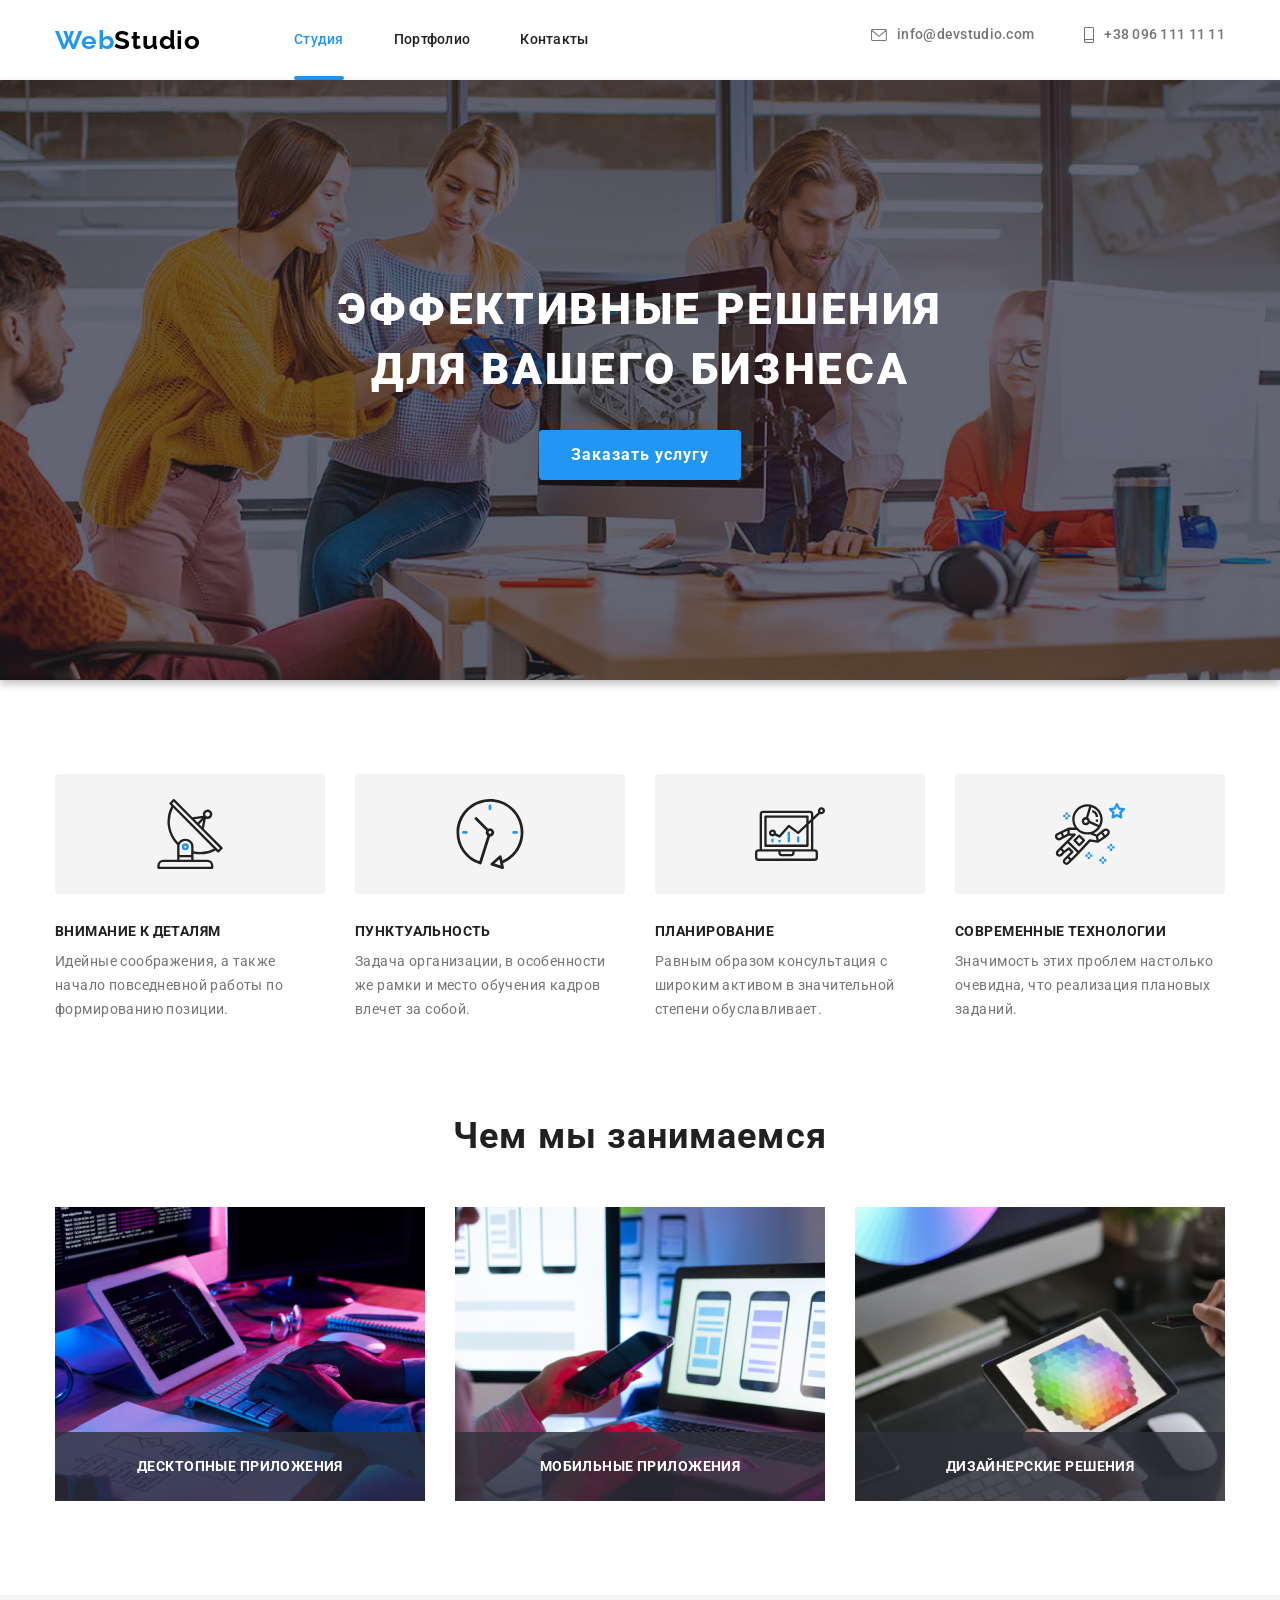
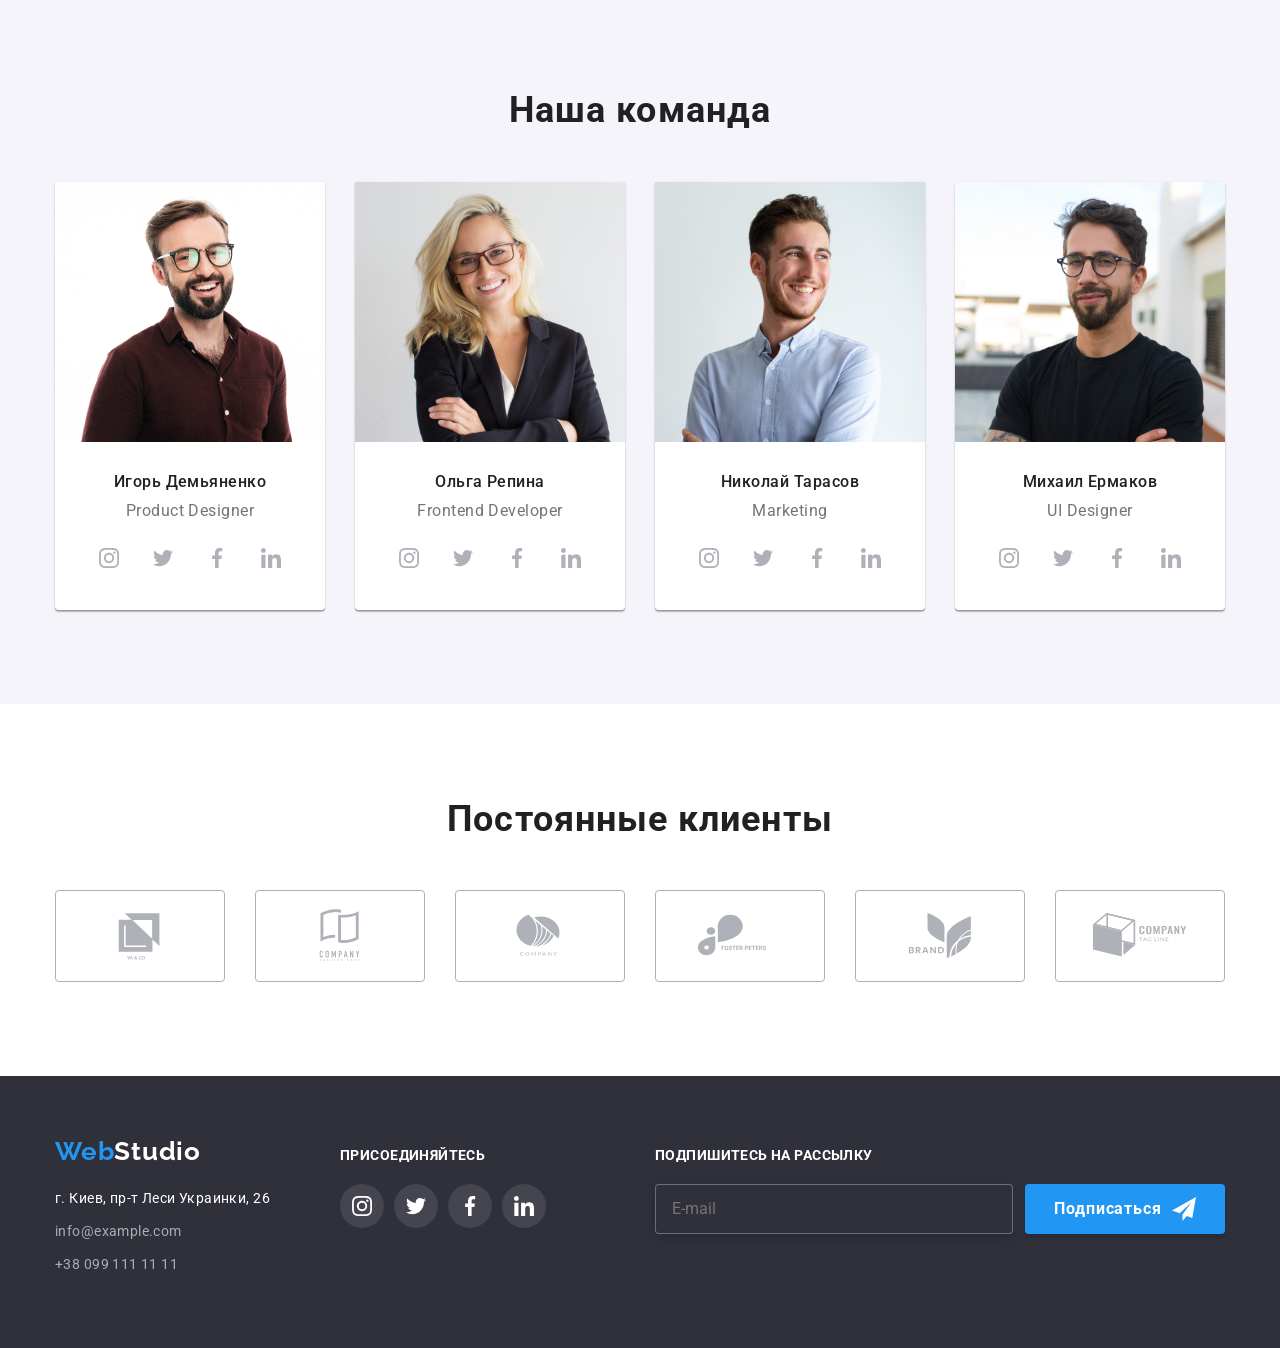
<file: index.html>
<!DOCTYPE html>
<html lang="en">
<head>
    <meta charset="UTF-8">
    <meta http-equiv="X-UA-Compatible" content="IE=edge">
    <meta name="viewport" content="width=device-width, initial-scale=1.0">
    <title>WebStudio</title>
<!-- Fonts -->
    <link rel="preconnect" href="https://fonts.googleapis.com" />
    <link rel="preconnect" href="https://fonts.gstatic.com" crossorigin />
    <link href="https://fonts.googleapis.com/css2?family=Raleway:wght@700&family=Roboto:wght@400;500;700;900&display=swap" rel="stylesheet" />
<!-- Normalize -->
    <link rel="stylesheet" href="https://cdnjs.cloudflare.com/ajax/libs/modern-normalize/1.1.0/modern-normalize.min.css"
    integrity="sha512-wpPYUAdjBVSE4KJnH1VR1HeZfpl1ub8YT/NKx4PuQ5NmX2tKuGu6U/JRp5y+Y8XG2tV+wKQpNHVUX03MfMFn9Q=="crossorigin="anonymous" referrerpolicy="no-referrer" />
<!-- External Stylesheet -->
    <link rel="stylesheet" href="./css/main.min.css"/>
</head>

<!---------- Page Body ---------->

<body>

<!---------- Header ---------->

    <header class="header">
        <div class="container header-container">
        <a class="website-logo header__website-logo">Web<span class="website-logo--black">Studio</span></a>

<!-- Header Navigation -->
        
        <nav class="header-nav">
            <ul class="header-nav__list">
                <li class="header-nav__item">
                    <a class="header-nav__link active" href="./index.html">Студия</a>
                </li>
                <li class="header-nav__item">
                        <a class="header-nav__link" href="./portfolio.html">Портфолио</a>
                </li>
                <li class="header-nav__item">
                    <a class="header-nav__link" href="#contacts">Контакты</a>
                </li>
            </ul>
        </nav>

<!-- Header Contacts -->

        <div class="header-contacts">
            <ul class="header-contacts__list">
                <li class="header-contacts__item">
                    <a class="header-contacts__link" href="#">
                        <svg class="header-contacts__icon" width="16" height="12">
                            <use href="./images/icon.svg#icon-envelope"></use>
                        </svg>
                        <span>info@devstudio.com</span> 
                    </a>
                </li>
                <li class="header-contacts__item">
                    <a class="header-contacts__link" href="#">
                        <svg class="header-contacts__icon" width="10" height="16">
                            <use href="./images/icon.svg#icon-smartphone"></use>
                        </svg>
                        <span>+38 096 111 11 11</span> 
                    </a>
                </li>
            </ul>
        </div>

<!-- Mobile Button -->

        <button class="mobile-btn is-open" type="button" aria-expanded="false" aria-controls="mobile-id"  data-menu-button>
            <svg class="mobile-btn__icon" width="24" height="16" aria-label="Переключатель мобильного меню">
                <use class="icon-open" href="./images/icon.svg#icon-open-menu"></use>
                <use class="icon-close" href="./images/icon.svg#icon-close-menu"></use>
            </svg>
        </button>
        </div>
    </header>

<!---------- Main ---------->
    <main>
<!-- Hero Section -->
    <section class="hero">
            <h1 class="hero__title">Эффективные решения для вашего бизнеса</h1>
            <button class="hero__button" type="button" data-modal-open>Заказать услугу</button>
    </section>

<!-- Features Section -->
    <section class="features">
            <div class="container">
                <h2 class="hidden-element">Особенности</h2>
                <ul class="features__list">
                    <li class="features__item">
                        <div class="features__container">
                            <svg width="70" height="70">
                                <use href="./images/icon.svg#icon-antenna"></use>
                            </svg>
                        </div>
                        <h3 class="features__title">Внимание к деталям</h3>
                        <p class="features__paragraph">Идейные соображения, а также начало повседневной работы по формированию позиции.</p>
                    </li>
                    <li class="features__item">
                        <div class="features__container">
                            <svg width="70" height="70">
                                <use href="./images/icon.svg#icon-clock"></use>
                            </svg>
                        </div>
                        <h3 class="features__title">Пунктуальность</h3>
                        <p class="features__paragraph">Задача организации, в особенности же рамки и место обучения кадров влечет за собой.</p>
                    </li>
                    <li class="features__item">
                        <div class="features__container">
                            <svg width="70" height="70">
                                <use href="./images/icon.svg#icon-diagram"></use>
                            </svg>
                        </div>
                        <h3 class="features__title">Планирование</h3>
                        <p class="features__paragraph">Равным образом консультация с широким активом в значительной степени обуславливает.</p>
                    </li>
                    <li class="features__item">
                        <div class="features__container">
                            <svg width="70" height="70">
                                <use href="./images/icon.svg#icon-astronaut"></use>
                            </svg>
                        </div>
                        <h3 class="features__title">Современные технологии</h3>
                        <p class="features__paragraph">Значимость этих проблем настолько очевидна, что реализация плановых заданий.</p>
                    </li>
                </ul>
            </div>
    </section>

<!-- Job Section -->
    
    <section class="job">
        <div class="container">
            <h2 class="job__title">Чем мы занимаемся</h2>
            <ul class="job__list">
                <li class="job__item">
                    <img class="job__image" src="./images/job/job-one.jpg" alt="Десктопные приложения" width="370px" height="294px">
                    <h3 class="job__text">Десктопные приложения</h3>
                </li>
                <li class="job__item">
                    <img class="job__image" src="./images/job/job-two.jpg" alt="Мобильные приложения" width="370px" height="294px">
                    <h3 class="job__text">Мобильные приложения</h3>
                </li>
                <li class="job__item">
                    <img class="job__image" src="./images/job/job-three.jpg" alt="Дизайнерские решения" width="370px" height="294px">
                    <h3 class="job__text">Дизайнерские решения</h3>
                </li>
            </ul>
        </div>
    </section>

<!-- Team Section -->
    <section class="team">
        <div class="container">
            <h2 class="team__title">Наша команда</h2>
                <ul class="team__list">
                    <li class="team__item">
                        <picture>
                            <source
                            media="(min-width: 1200px)"
                            srcset="./images/team/team-1_xl.jpg 1x, ./images/team/team-1_xl@2x.jpg 2x"
                            >
                            <source
                            media="(min-width: 768px)"
                            srcset="./images/team/team-1_m.jpg 1x, ./images/team/team-1_m@2x.jpg 2x"
                            >
                            <source
                            media="(max-width: 767px)"
                            srcset="./images/team/team-1_s.jpg 1x, ./images/team/team-1_s@2x.jpg 2x"
                            >
                        <img class="team__portret" src="./images/team/team-1_xl.jpg" alt="Дизайнер" width="450" height="460">
                        </picture>
                        <div class="team__container">
                            <h3 class="team__name">Игорь Демьяненко</h3>
                            <p class="team__position">Product Designer</p>
                            <ul class="team__networks">
                                <li class="team__panel">
                                    <a class="team__link" href="#">
                                        <svg class="team__icon" width="20" height="20">
                                            <use href="./images/icon.svg#icon-instagram"></use>
                                        </svg>
                                    </a>
                                </li>
                                <li class="team__panel">
                                    <a class="team__link" href="#">
                                        <svg class="team__icon" width="20" height="20">
                                            <use href="./images/icon.svg#icon-twitter"></use>
                                        </svg>
                                    </a>
                                </li>
                                <li class="team__panel">
                                    <a class="team__link" href="#">
                                        <svg class="team__icon" width="20" height="20">
                                            <use href="./images/icon.svg#icon-facebook"></use>
                                        </svg>
                                    </a>
                                </li>
                                <li class="team__panel">
                                    <a class="team__link" href="#">
                                        <svg class="team__icon" width="20" height="20">
                                            <use href="./images/icon.svg#icon-linkedin"></use>
                                        </svg>
                                    </a>
                                </li>
                            </ul>
                        </div>
                    </li>
                    <li class="team__item">
                        <picture>
                            <source media="(min-width: 1200px)" srcset="./images/team/team-2_xl.jpg 1x, ./images/team/team-2_xl@2x.jpg 2x">
                            <source media="(min-width: 768px)" srcset="./images/team/team-2_m.jpg 1x, ./images/team/team-2_m@2x.jpg 2x">
                            <source media="(max-width: 767px)" srcset="./images/team/team-2_s.jpg 1x, ./images/team/team-2_s@2x.jpg 2x">
                            <img class="team__portret" src="./images/team/team-2_xl.jpg" alt="Дизайнер" width="450" height="460">
                        </picture>
                        <div class="team__container">
                            <h3 class="team__name">Ольга Репина</h3>
                            <p class="team__position">Frontend Developer</p>
                            <ul class="team__networks">
                                <li class="team__panel">
                                    <a class="team__link" href="#">
                                        <svg class="team__icon" width="20" height="20">
                                            <use href="./images/icon.svg#icon-instagram"></use>
                                        </svg>
                                    </a>
                                </li>
                                <li class="team__panel">
                                    <a class="team__link" href="#">
                                        <svg class="team__icon" width="20" height="20">
                                            <use href="./images/icon.svg#icon-twitter"></use>
                                        </svg>
                                    </a>
                                </li>
                                <li class="team__panel">
                                    <a class="team__link" href="#">
                                        <svg class="team__icon" width="20" height="20">
                                            <use href="./images/icon.svg#icon-facebook"></use>
                                        </svg>
                                    </a>
                                </li>
                                <li class="team__panel">
                                    <a class="team__link" href="#">
                                        <svg class="team__icon" width="20" height="20">
                                            <use href="./images/icon.svg#icon-linkedin"></use>
                                        </svg>
                                    </a>
                                </li>
                            </ul>
                        </div>
                    </li>
                    <li class="team__item">
                        <picture>
                            <source media="(min-width: 1200px)" srcset="./images/team/team-3_xl.jpg 1x, ./images/team/team-3_xl@2x.jpg 2x">
                            <source media="(min-width: 768px)" srcset="./images/team/team-3_m.jpg 1x, ./images/team/team-3_m@2x.jpg 2x">
                            <source media="(max-width: 767px)" srcset="./images/team/team-3_s.jpg 1x, ./images/team/team-3_s@2x.jpg 2x">
                            <img class="team__portret" src="./images/team/team-3_xl.jpg" alt="Дизайнер" width="450" height="460">
                        </picture>
                        <div class="team__container">
                            <h3 class="team__name">Николай Тарасов</h3>
                            <p class="team__position">Marketing</p>
                            <ul class="team__networks">
                                <li class="team__panel">
                                    <a class="team__link" href="#">
                                        <svg class="team__icon" width="20" height="20">
                                            <use href="./images/icon.svg#icon-instagram"></use>
                                        </svg>
                                    </a>
                                </li>
                                <li class="team__panel">
                                    <a class="team__link" href="#">
                                        <svg class="team__icon" width="20" height="20">
                                            <use href="./images/icon.svg#icon-twitter"></use>
                                        </svg>
                                    </a>
                                </li>
                                <li class="team__panel">
                                    <a class="team__link" href="#">
                                        <svg class="team__icon" width="20" height="20">
                                            <use href="./images/icon.svg#icon-facebook"></use>
                                        </svg>
                                    </a>
                                </li>
                                <li class="team__panel">
                                    <a class="team__link" href="#">
                                        <svg class="team__icon" width="20" height="20">
                                            <use href="./images/icon.svg#icon-linkedin"></use>
                                        </svg>
                                    </a>
                                </li>
                            </ul>
                        </div>
                    </li>
                    <li class="team__item">
                        <picture>
                            <source media="(min-width: 1200px)" srcset="./images/team/team-4_xl.jpg 1x, ./images/team/team-4_xl@2x.jpg 2x">
                            <source media="(min-width: 768px)" srcset="./images/team/team-4_m.jpg 1x, ./images/team/team-4_m@2x.jpg 2x">
                            <source media="(max-width: 767px)" srcset="./images/team/team-4_s.jpg 1x, ./images/team/team-4_s@2x.jpg 2x">
                            <img class="team__portret" src="./images/team/team-4_xl.jpg" alt="Дизайнер" width="450" height="460">
                        </picture>
                        <div class="team__container">
                            <h3 class="team__name">Михаил Ермаков</h3>
                            <p class="team__position">UI Designer</p>
                            <ul class="team__networks">
                                <li class="team__panel">
                                    <a class="team__link" href="#">
                                        <svg class="team__icon" width="20" height="20">
                                            <use href="./images/icon.svg#icon-instagram"></use>
                                        </svg>
                                    </a>
                                </li>
                                <li class="team__panel">
                                    <a class="team__link" href="#">
                                        <svg class="team__icon" width="20" height="20">
                                            <use href="./images/icon.svg#icon-twitter"></use>
                                        </svg>
                                    </a>
                                </li>
                                <li class="team__panel">
                                    <a class="team__link" href="#">
                                        <svg class="team__icon" width="20" height="20">
                                            <use href="./images/icon.svg#icon-facebook"></use>
                                        </svg>
                                    </a>
                                </li>
                                <li class="team__panel">
                                    <a class="team__link" href="#">
                                        <svg class="team__icon" width="20" height="20">
                                            <use href="./images/icon.svg#icon-linkedin"></use>
                                        </svg>
                                    </a>
                                </li>
                            </ul>
                        </div>
                    </li>
                </ul>
        </div>
    </section>

<!-- Clients Section -->
<section class="clients">
    <div class="container">
        <h2 class="clients__title">Постоянные клиенты</h2>
            <ul class="clients__list">
                <li class="clients__items">
                    <a class="clients__link" href="">
                        <svg class="clients__icon" width="106" height="60">
                            <use href="./images/icon.svg#icon-client-one"></use>
                        </svg>
                    </a>
                </li>
                <li class="clients__items">
                    <a class="clients__link" href="">
                        <svg class="clients__icon" width="106" height="60">
                            <use href="./images/icon.svg#icon-client-two"></use>
                        </svg>
                    </a>
                </li>
                <li class="clients__items">
                    <a class="clients__link" href="">
                        <svg class="clients__icon" width="106" height="60">
                            <use href="./images/icon.svg#icon-client-three"></use>
                        </svg>
                    </a>
                </li>
                <li class="clients__items">
                    <a class="clients__link" href="">
                        <svg class="clients__icon" width="106" height="60">
                            <use href="./images/icon.svg#icon-client-four"></use>
                        </svg>
                    </a>
                </li>
                <li class="clients__items">
                    <a class="clients__link" href="">
                        <svg class="clients__icon" width="106" height="60">
                            <use href="./images/icon.svg#icon-client-five"></use>
                        </svg>
                    </a>
                </li>
                <li class="clients__items">
                    <a class="clients__link" href="">
                        <svg class="clients__icon" width="106" height="60">
                            <use href="./images/icon.svg#icon-client-six"></use>
                        </svg>
                    </a>
                </li>
            </ul>
    </div>
</section>
</main>

<!---------- Footer ---------->

<footer class="footer">
    <div class="container footer-container">

<!-- Footer Address -->

    <div class="adress-container">
    <a class="website-logo footer__website-logo">Web<span class="website-logo--white">Studio</span></a>
    <address class="addres">
        <ul class="addres__list">
            <li class="addres__item" id="contacts">
                <a class="addres__link addres__link--white" href="https://www.google.com/maps/d/viewer?mid=10uSM3H-mIU3GznYo2szRIEphczw&hl=en_US&ll=50.42732700000001%2C30.538092&z=17">г. Киев, пр-т Леси Украинки, 26</a>
            </li>
            <li class="addres__item">
                <a class="addres__link" href="#">info@example.com</a>
            </li>
            <li class="addres__item">
                <a class="addres__link" href="#">+38 099 111 11 11</a>
            </li>
        </ul>
    </address>
    </div>

<!-- Footer Join -->

    <div class="join">
        <h2 class="join__title">присоединяйтесь</h2>
        <ul class="join__list">
            <li class="join__item">
                <a class="join__link" href="">
                    <svg class="join__icon" width="20" height="20">
                        <use href="./images/icon.svg#icon-instagram"></use>
                    </svg>
                </a>
            </li>
            <li class="join__item">
                <a class="join__link" href="">
                    <svg class="join__icon" width="20" height="20">
                        <use href="./images/icon.svg#icon-twitter"></use>
                    </svg>
                </a>
            </li>
            <li class="join__item">
                <a class="join__link" href="">
                    <svg class="join__icon" width="20" height="20">
                        <use href="./images/icon.svg#icon-facebook"></use>
                    </svg>
                </a>
            </li>
            <li class="join__item">
                <a class="join__link" href="">
                    <svg class="join__icon" width="20" height="20">
                        <use href="./images/icon.svg#icon-linkedin"></use>
                    </svg>
                </a>
            </li>
        </ul>
    </div>

<!-- Footer Subscription -->

        <form class="subscription">
            <label class="subscription__label" for="email-distribution">
                <span class="subscription__text">Подпишитесь на рассылку</span>
                <input class="subscription__input" type="email" name="distribution" placeholder="E-mail" id="email-distribution">
            </label>
            <button class="subscription__btn" type="submit">
                <span class="subscription__press">Подписаться</span>
                <svg class="subscription__icon" width="24px" height="24px">
                    <use href="./images/icon.svg#icon-button-send"></use>
                </svg>
            </button>
        </form>
    </div>
</footer>

<!---------- Modal Window ---------->

<div class="backdrop is-hidden" data-modal>
    <div class="modal">
        <form class="modal__form">
            <p class="modal__paragraph">Оставьте свои данные, мы вам перезвоним</p>
            <label class="modal__label">
                <span class="modal__text">Имя</span>
                <div class="modal__container">
                    <input class="modal__input" type="text" name="user-name">
                    <svg class="modal__icon" width="12" height="12">
                        <use href="./images/icon.svg#icon-name"></use>
                    </svg>
                </div>
            </label>
            <label class="modal__label">
                <span class="modal__text">Телефон</span>
                <div class="modal__container">
                    <input class="modal__input" type="tel" name="user-phone">
                    <svg class="modal__icon" width="12" height="12">
                        <use href="./images/icon.svg#icon-telephone"></use>
                    </svg>
                </div>
            </label>
            <label class="modal__label">
                <span class="modal__text">Почта</span>
                <div class="modal__container">
                    <input class="modal__input" type="email" name="user-email">
                    <svg class="modal__icon" width="12" height="12">
                        <use href="./images/icon.svg#icon-email"></use>
                    </svg>
                </div>
            </label>
            <label class="modal__label">
                <span class="modal__text">Комментарий</span>
                <div class="modal__container">
                    <textarea class="modal__comment" rows="8" placeholder="Введите текст"></textarea>
                </div>
            </label>
            <label class="modal__policy">
                <input class="modal__checkbox" type="checkbox" name="policy" value="accept policy">
                <span class="modal__verify"></span>
                <span class="modal__mailing">Соглашаюсь с рассылкой и принимаю<a class="modal__link"> Условия договора</a></span>
            </label>
            <div class="modal_block">
                <button class="modal_submit" type="submit">Отправить</button>
            </div>
            <button class="modal__btn" type="submit" data-modal-close>
                <svg class="modal__symbol" width="18px" height="18px">
                    <use href="./images/icon.svg#icon-close-black"></use>
                </svg>
            </button>

        </form>
    </div>
</div>

<!---------- Mobile Menu ---------->

<div class="mobile" id="mobile-id" data-menu>
    <nav class="mobile__nav">
        <ul class="mobile__list">
            <li class="mobile__item">
                <a class="mobile__link" href="./index.html">Студия</a>
            </li>
            <li class="mobile__item">
                <a class="mobile__link" href="./portfolio.html">Портфолио</a>
            </li>
            <li class="mobile__item">
                <a class="mobile__link" href="">Контакты</a>
            </li>
        </ul>
    </nav>
    <div class="mobile__adress">
        <ul class="mobile__adress-list">
            <li class="mobile__adress-item">
                <a class="mobile__adress-link--blue" href="">+38 096 111 11 11</a>
            </li>
            <li class="mobile__adress-item">
                <a class="mobile__adress-link" href="">info@devstudio.com</a>
            </li>
        </ul>
    </div>
    <ul class="mobile__socials">
        <li class="mobile__socials-list">
            <a class="mobile__socials-link" href="">Instagram</a>
        </li>
        <li class="mobile__socials-list">
            <a class="mobile__socials-link" href="">Twitter</a>
        </li>
        <li class="mobile__socials-list">
            <a class="mobile__socials-link" href="">Facebook</a>
        </li>
        <li class="mobile__socials-list">
            <a class="mobile__socials-link" href="">LinkedIn</a>
        </li>
    </ul>
</div>

<!---------- Modal Script ---------->

<script src="./js/mobile-menu.js"></script>
<script src="./js/modal.js"></script>

</body>
</html>
</file>
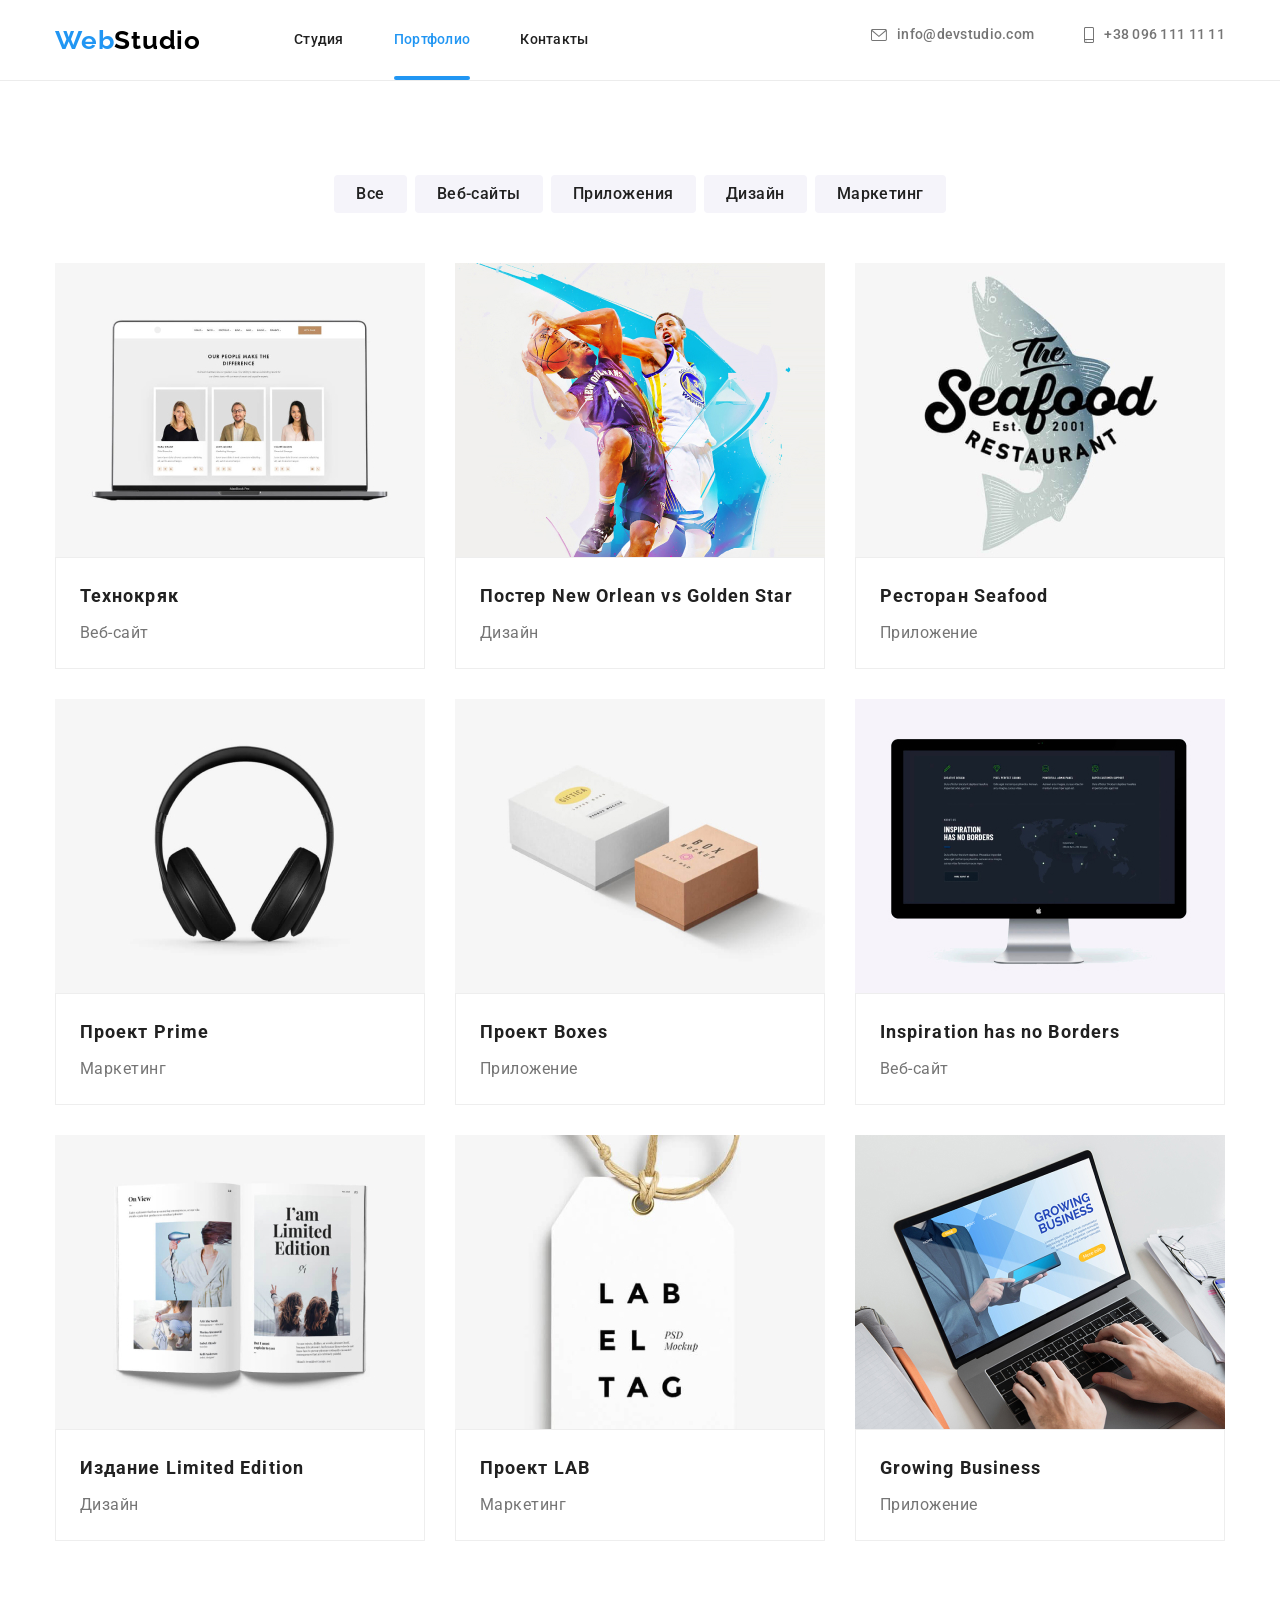
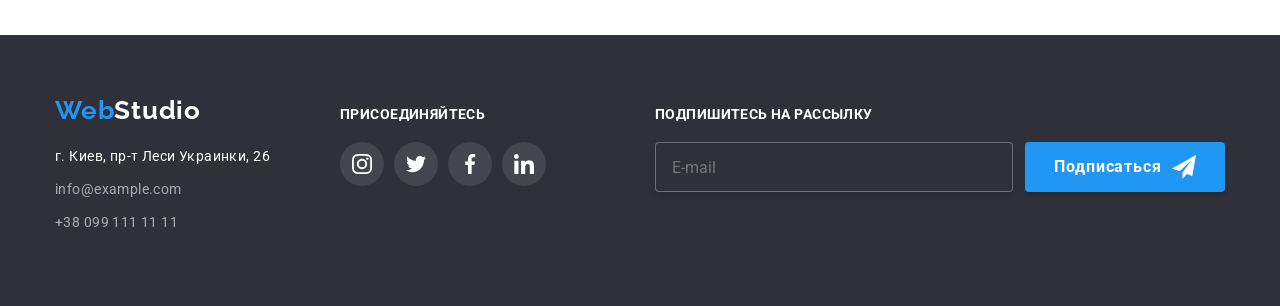
<file: portfolio.html>
<!DOCTYPE html>
<html lang="en">

<head>
    <meta charset="UTF-8">
    <meta http-equiv="X-UA-Compatible" content="IE=edge">
    <meta name="viewport" content="width=device-width, initial-scale=1.0">
    <title>Portfolio</title>
    <!-- Fonts -->
    <link rel="preconnect" href="https://fonts.googleapis.com" />
    <link rel="preconnect" href="https://fonts.gstatic.com" crossorigin />
    <link
        href="https://fonts.googleapis.com/css2?family=Raleway:wght@700&family=Roboto:wght@400;500;700;900&display=swap"
        rel="stylesheet" />
    <!-- Normalize -->
    <link rel="stylesheet" href="https://cdnjs.cloudflare.com/ajax/libs/modern-normalize/1.1.0/modern-normalize.min.css"
        integrity="sha512-wpPYUAdjBVSE4KJnH1VR1HeZfpl1ub8YT/NKx4PuQ5NmX2tKuGu6U/JRp5y+Y8XG2tV+wKQpNHVUX03MfMFn9Q=="
        crossorigin="anonymous" referrerpolicy="no-referrer" />
    <!-- External Stylesheet -->
    <link rel="stylesheet" href="./css/main.min.css" />
</head>

<!---------- Page Body ---------->

<body>

    <!---------- Header ---------->

    <header class="header header__line">
        <div class="container header-container">
            <a class="website-logo header__website-logo">Web<span class="website-logo--black">Studio</span></a>

            <!-- Header Navigation -->

            <nav class="header-nav">
                <ul class="header-nav__list">
                    <li class="header-nav__item">
                        <a class="header-nav__link" href="./index.html">Студия</a>
                    </li>
                    <li class="header-nav__item">
                        <a class="header-nav__link active" href="./portfolio.html">Портфолио</a>
                    </li>
                    <li class="header-nav__item">
                        <a class="header-nav__link" href="#contacts">Контакты</a>
                    </li>
                </ul>
            </nav>

            <!-- Header Contacts -->

            <div class="header-contacts">
                <ul class="header-contacts__list">
                    <li class="header-contacts__item">
                        <a class="header-contacts__link" href="#">
                            <svg class="header-contacts__icon" width="16" height="12">
                                <use href="./images/icon.svg#icon-envelope"></use>
                            </svg>
                            <span>info@devstudio.com</span>
                        </a>
                    </li>
                    <li class="header-contacts__item">
                        <a class="header-contacts__link" href="#">
                            <svg class="header-contacts__icon" width="10" height="16">
                                <use href="./images/icon.svg#icon-smartphone"></use>
                            </svg>
                            <span>+38 096 111 11 11</span>
                        </a>
                    </li>
                </ul>
            </div>

            <!-- Mobile Button -->

            <button class="mobile-btn is-open" type="button" aria-expanded="false" aria-controls="mobile-id"
                data-menu-button>
                <svg class="mobile-btn__icon" width="24" height="16" aria-label="Переключатель мобильного меню">
                    <use class="icon-open" href="./images/icon.svg#icon-open-menu"></use>
                    <use class="icon-close" href="./images/icon.svg#icon-close-menu"></use>
                </svg>
            </button>
        </div>
    </header>

    <!---------- Main ---------->

    <main>
        <!-- Portfolio Section -->
        <section class="section">
            <div class="container">
                <h1 class="hidden-element">Лекало робот</h1>
                <ul class="section__list">
                    <li class="section__item">
                        <button class="section__button">Все</button>
                    </li>
                    <li class="section__item">
                        <button class="section__button">Веб-сайты</button>
                    </li>
                    <li class="section__item">
                        <button class="section__button">Приложения</button>
                    </li>
                    <li class="section__item">
                        <button class="section__button">Дизайн</button>
                    </li>
                    <li class="section__item">
                        <button class="section__button">Маркетинг</button>
                    </li>
                </ul>
                <ul class="grid">
                    <li class="grid__item">
                        <a class="grid__link" href="">
                            <div class="grid__container">
                                <picture>
                                    <source media="(min-width: 1200px)"
                                        srcset="./images/portfolio/portf-1_xl.jpg 1x, ./images/portfolio/portf-1_xl@2x.jpg 2x">
                                    <source media="(min-width: 768px)"
                                        srcset="./images/portfolio/portf-1_m.jpg 1x, ./images/portfolio/portf-1_m@2x.jpg 2x">
                                    <source media="(max-width: 767px)"
                                        srcset="./images/portfolio/portf-1_s.jpg 1x, ./images/portfolio/portf-1_s@2x.jpg 2x">
                                    <img src="./images/portfolio/portf-1_xl.jpg" alt="Ноутбук" width="450" height="294">
                                </picture>
                                <p class="grid__paragraph">Ресурс предлагает комплексные предложения с разным уровнем
                                    функционала
                                    и сервисов. Все это позволит посетителю получить
                                    исчерпывающие сведения о компании или частном лице.</p>
                            </div>
                            <div class="grid__block">
                                <h2 class="grid__title">
                                    Технокряк
                                </h2>
                                <p class="grid__description">
                                    Веб-сайт
                                </p>
                            </div>
                            </img>
                        </a>
                    </li>
                    <li class="grid__item">
                        <a class="grid__link" href="">
                            <div class="grid__container">
                                <picture>
                                    <source media="(min-width: 1200px)"
                                        srcset="./images/portfolio/portf-2_xl.jpg 1x, ./images/portfolio/portf-2_xl@2x.jpg 2x">
                                    <source media="(min-width: 768px)"
                                        srcset="./images/portfolio/portf-2_m.jpg 1x, ./images/portfolio/portf-2_m@2x.jpg 2x">
                                    <source media="(max-width: 767px)"
                                        srcset="./images/portfolio/portf-2_s.jpg 1x, ./images/portfolio/portf-2_s@2x.jpg 2x">
                                    <img src="./images/portfolio/portf-2_xl.jpg" alt="Ноутбук" width="450" height="294">
                                </picture>
                                <p class="grid__paragraph">Ресурс предлагает комплексные предложения с разным уровнем
                                    функционала
                                    и сервисов. Все это позволит посетителю получить
                                    исчерпывающие сведения о компании или частном лице.</p>
                            </div>
                            <div class="grid__block">
                                <h2 class="grid__title">
                                    Постер New Orlean vs Golden Star
                                </h2>
                                <p class="grid__description">
                                    Дизайн
                                </p>
                            </div>
                            </img>
                        </a>
                    </li>
                    <li class="grid__item">
                        <a class="grid__link" href="">
                            <div class="grid__container">
                                <picture>
                                    <source media="(min-width: 1200px)"
                                        srcset="./images/portfolio/portf-3_xl.jpg 1x, ./images/portfolio/portf-3_xl@2x.jpg 2x">
                                    <source media="(min-width: 768px)"
                                        srcset="./images/portfolio/portf-3_m.jpg 1x, ./images/portfolio/portf-3_m@2x.jpg 2x">
                                    <source media="(max-width: 767px)"
                                        srcset="./images/portfolio/portf-3_s.jpg 1x, ./images/portfolio/portf-3_s@2x.jpg 2x">
                                    <img src="./images/portfolio/portf-3_xl.jpg" alt="Ноутбук" width="450" height="294">
                                </picture>
                                <p class="grid__paragraph">Ресурс предлагает комплексные предложения с разным уровнем
                                    функционала
                                    и сервисов. Все это позволит посетителю получить
                                    исчерпывающие сведения о компании или частном лице.</p>
                            </div>
                            <div class="grid__block">
                                <h2 class="grid__title">
                                    Ресторан Seafood
                                </h2>
                                <p class="grid__description">
                                    Приложение
                                </p>
                            </div>
                            </img>
                        </a>
                    </li>
                    <li class="grid__item">
                        <a class="grid__link" href="">
                            <div class="grid__container">
                                <picture>
                                    <source media="(min-width: 1200px)"
                                        srcset="./images/portfolio/portf-4_xl.jpg 1x, ./images/portfolio/portf-4_xl@2x.jpg 2x">
                                    <source media="(min-width: 768px)"
                                        srcset="./images/portfolio/portf-4_m.jpg 1x, ./images/portfolio/portf-4_m@2x.jpg 2x">
                                    <source media="(max-width: 767px)"
                                        srcset="./images/portfolio/portf-4_s.jpg 1x, ./images/portfolio/portf-4_s@2x.jpg 2x">
                                    <img src="./images/portfolio/portf-4_xl.jpg" alt="Ноутбук" width="450" height="294">
                                </picture>
                                <p class="grid__paragraph">Ресурс предлагает комплексные предложения с разным уровнем
                                    функционала
                                    и сервисов. Все это позволит посетителю получить
                                    исчерпывающие сведения о компании или частном лице.</p>
                            </div>
                            <div class="grid__block">
                                <h2 class="grid__title">
                                    Проект Prime
                                </h2>
                                <p class="grid__description">
                                    Маркетинг
                                </p>
                            </div>
                            </img>
                        </a>
                    </li>
                    <li class="grid__item">
                        <a class="grid__link" href="">
                            <div class="grid__container">
                                <picture>
                                    <source media="(min-width: 1200px)"
                                        srcset="./images/portfolio/portf-5_xl.jpg 1x, ./images/portfolio/portf-5_xl@2x.jpg 2x">
                                    <source media="(min-width: 768px)"
                                        srcset="./images/portfolio/portf-5_m.jpg 1x, ./images/portfolio/portf-5_m@2x.jpg 2x">
                                    <source media="(max-width: 767px)"
                                        srcset="./images/portfolio/portf-5_s.jpg 1x, ./images/portfolio/portf-5_s@2x.jpg 2x">
                                    <img src="./images/portfolio/portf-5_xl.jpg" alt="Ноутбук" width="450" height="294">
                                </picture>
                                <p class="grid__paragraph">Ресурс предлагает комплексные предложения с разным уровнем
                                    функционала
                                    и сервисов. Все это позволит посетителю получить
                                    исчерпывающие сведения о компании или частном лице.</p>
                            </div>
                            <div class="grid__block">
                                <h2 class="grid__title">
                                    Проект Boxes
                                </h2>
                                <p class="grid__description">
                                    Приложение
                                </p>
                            </div>
                            </img>
                        </a>
                    </li>
                    <li class="grid__item">
                        <a class="grid__link" href="">
                            <div class="grid__container">
                                <picture>
                                    <source media="(min-width: 1200px)"
                                        srcset="./images/portfolio/portf-6_xl.jpg 1x, ./images/portfolio/portf-6_xl@2x.jpg 2x">
                                    <source media="(min-width: 768px)"
                                        srcset="./images/portfolio/portf-6_m.jpg 1x, ./images/portfolio/portf-6_m@2x.jpg 2x">
                                    <source media="(max-width: 767px)"
                                        srcset="./images/portfolio/portf-6_s.jpg 1x, ./images/portfolio/portf-6_s@2x.jpg 2x">
                                    <img src="./images/portfolio/portf-6_xl.jpg" alt="Ноутбук" width="450" height="294">
                                </picture>
                                <p class="grid__paragraph">Ресурс предлагает комплексные предложения с разным уровнем
                                    функционала
                                    и сервисов. Все это позволит посетителю получить
                                    исчерпывающие сведения о компании или частном лице.</p>
                            </div>
                            <div class="grid__block">
                                <h2 class="grid__title">
                                    Inspiration has no Borders
                                </h2>
                                <p class="grid__description">
                                    Веб-сайт
                                </p>
                            </div>
                            </img>
                        </a>
                    </li>
                    <li class="grid__item">
                        <a class="grid__link" href="">
                            <div class="grid__container">
                                <picture>
                                    <source media="(min-width: 1200px)"
                                        srcset="./images/portfolio/portf-7_xl.jpg 1x, ./images/portfolio/portf-7_xl@2x.jpg 2x">
                                    <source media="(min-width: 768px)"
                                        srcset="./images/portfolio/portf-7_m.jpg 1x, ./images/portfolio/portf-7_m@2x.jpg 2x">
                                    <source media="(max-width: 767px)"
                                        srcset="./images/portfolio/portf-7_s.jpg 1x, ./images/portfolio/portf-7_s@2x.jpg 2x">
                                    <img src="./images/portfolio/portf-7_xl.jpg" alt="Ноутбук" width="450" height="294">
                                </picture>
                                <p class="grid__paragraph">Ресурс предлагает комплексные предложения с разным уровнем
                                    функционала
                                    и сервисов. Все это позволит посетителю получить
                                    исчерпывающие сведения о компании или частном лице.</p>
                            </div>
                            <div class="grid__block">
                                <h2 class="grid__title">
                                    Издание Limited Edition
                                </h2>
                                <p class="grid__description">
                                    Дизайн
                                </p>
                            </div>
                            </img>
                        </a>
                    </li>
                    <li class="grid__item">
                        <a class="grid__link" href="">
                            <div class="grid__container">
                                <picture>
                                    <source media="(min-width: 1200px)"
                                        srcset="./images/portfolio/portf-8_xl.jpg 1x, ./images/portfolio/portf-8_xl@2x.jpg 2x">
                                    <source media="(min-width: 768px)"
                                        srcset="./images/portfolio/portf-8_m.jpg 1x, ./images/portfolio/portf-8_m@2x.jpg 2x">
                                    <source media="(max-width: 767px)"
                                        srcset="./images/portfolio/portf-8_s.jpg 1x, ./images/portfolio/portf-8_s@2x.jpg 2x">
                                    <img src="./images/portfolio/portf-8_xl.jpg" alt="Ноутбук" width="450" height="294">
                                </picture>
                                <p class="grid__paragraph">Ресурс предлагает комплексные предложения с разным уровнем
                                    функционала
                                    и сервисов. Все это позволит посетителю получить
                                    исчерпывающие сведения о компании или частном лице.</p>
                            </div>
                            <div class="grid__block">
                                <h2 class="grid__title">
                                    Проект LAB
                                </h2>
                                <p class="grid__description">
                                    Маркетинг
                                </p>
                            </div>
                            </img>
                        </a>
                    </li>
                    <li class="grid__item">
                        <a class="grid__link" href="">
                            <div class="grid__container">
                                <picture>
                                    <source media="(min-width: 1200px)"
                                        srcset="./images/portfolio/portf-9_xl.jpg 1x, ./images/portfolio/portf-9_xl@2x.jpg 2x">
                                    <source media="(min-width: 768px)"
                                        srcset="./images/portfolio/portf-9_m.jpg 1x, ./images/portfolio/portf-9_m@2x.jpg 2x">
                                    <source media="(max-width: 76px)"
                                        srcset="./images/portfolio/portf-9_s.jpg 1x, ./images/portfolio/portf-9_s@2x.jpg 2x">
                                    <img src="./images/portfolio/portf-9_xl.jpg" alt="Ноутбук" width="450" height="294">
                                </picture>
                                <p class="grid__paragraph">Ресурс предлагает комплексные предложения с разным уровнем
                                    функционала
                                    и сервисов. Все это позволит посетителю получить
                                    исчерпывающие сведения о компании или частном лице.</p>
                            </div>
                            <div class="grid__block">
                                <h2 class="grid__title">
                                    Growing Business
                                </h2>
                                <p class="grid__description">
                                    Приложение
                                </p>
                            </div>
                            </img>
                        </a>
                    </li>
                </ul>
            </div>
        </section>
    </main>

    <!---------- Footer ---------->

    <footer class="footer">
        <div class="container footer-container">

            <!-- Footer Address -->

            <div class="adress-container">
                <a class="website-logo footer__website-logo">Web<span class="website-logo--white">Studio</span></a>
                <address class="addres" id="contacts">
                    <ul class="addres__list">
                        <li class="addres__item">
                            <a class="addres__link addres__link--white"
                                href="https://www.google.com/maps/d/viewer?mid=10uSM3H-mIU3GznYo2szRIEphczw&hl=en_US&ll=50.42732700000001%2C30.538092&z=17">г.
                                Киев, пр-т Леси Украинки, 26</a>
                        </li>
                        <li class="addres__item">
                            <a class="addres__link" href="#">info@example.com</a>
                        </li>
                        <li class="addres__item">
                            <a class="addres__link" href="#">+38 099 111 11 11</a>
                        </li>
                    </ul>
                </address>
            </div>

            <!-- Footer Join -->

            <div class="join">
                <h2 class="join__title">присоединяйтесь</h2>
                <ul class="join__list">
                    <li class="join__item">
                        <a class="join__link" href="">
                            <svg class="join__icon" width="20" height="20">
                                <use href="./images/icon.svg#icon-instagram"></use>
                            </svg>
                        </a>
                    </li>
                    <li class="join__item">
                        <a class="join__link" href="">
                            <svg class="join__icon" width="20" height="20">
                                <use href="./images/icon.svg#icon-twitter"></use>
                            </svg>
                        </a>
                    </li>
                    <li class="join__item">
                        <a class="join__link" href="">
                            <svg class="join__icon" width="20" height="20">
                                <use href="./images/icon.svg#icon-facebook"></use>
                            </svg>
                        </a>
                    </li>
                    <li class="join__item">
                        <a class="join__link" href="">
                            <svg class="join__icon" width="20" height="20">
                                <use href="./images/icon.svg#icon-linkedin"></use>
                            </svg>
                        </a>
                    </li>
                </ul>
            </div>
            <!-- Footer Subscription -->

            <form class="subscription">
                <label class="subscription__label" for="email-distribution">
                    <span class="subscription__text">Подпишитесь на рассылку</span>
                    <input class="subscription__input" type="email" name="distribution" placeholder="E-mail"
                        id="email-distribution">
                </label>
                <button class="subscription__btn" type="submit">
                    <span class="subscription__press">Подписаться</span>
                    <svg class="subscription__icon" width="24px" height="24px">
                        <use href="./images/icon.svg#icon-button-send"></use>
                    </svg>
                </button>
            </form>
        </div>
    </footer>

    <!---------- Mobile Menu ---------->

    <div class="mobile" id="mobile-id" data-menu>
        <nav class="mobile__nav">
            <ul class="mobile__list">
                <li class="mobile__item">
                    <a class="mobile__link" href="./index.html">Студия</a>
                </li>
                <li class="mobile__item">
                    <a class="mobile__link" href="./portfolio.html">Портфолио</a>
                </li>
                <li class="mobile__item">
                    <a class="mobile__link" href="">Контакты</a>
                </li>
            </ul>
        </nav>
        <div class="mobile__adress">
            <ul class="mobile__adress-list">
                <li class="mobile__adress-item">
                    <a class="mobile__adress-link" href="">+38 096 111 11 11</a>
                </li>
                <li class="mobile__adress-item">
                    <a class="mobile__adress-link" href="">info@devstudio.com</a>
                </li>
            </ul>
        </div>
        <ul class="mobile__socials">
            <li class="mobile__socials-list">
                <a class="mobile__socials-link" href="">Instagram</a>
            </li>
            <li class="mobile__socials-list">
                <a class="mobile__socials-link" href="">Twitter</a>
            </li>
            <li class="mobile__socials-list">
                <a class="mobile__socials-link" href="">Facebook</a>
            </li>
            <li class="mobile__socials-list">
                <a class="mobile__socials-link" href="">LinkedIn</a>
            </li>
        </ul>
    </div>

    <script src="./js/mobile-menu.js"></script>
</body>

</html>
</file>
<file: css/main.min.css>
:root{--main-font: "Roboto", sans-serif;--secondary-font: "Raleway", sans-serif;--text-color-blue: #2196f3;--text-color-black: #212121;--text-color-white: #ffffff;--text-color-grey: #757575;--bg-color-white: #ffffff;--bg-color-dark-blue: #2f303a;--bg-color-light-grey: #f5f4f4;--social-color-grey: #afb1b8}.hidden-element{position:absolute;width:1px;height:1px;margin:-1px;border:0;padding:0;white-space:nowrap;-webkit-clip-path:inset(100%);clip-path:inset(100%);clip:rect(0 0 0 0);overflow:hidden}html{scroll-behavior:smooth}body{font-family:var(--main-font);background-color:var(--bg-color-white)}.no-scroll{overflow:hidden}h1,h2,h3,h4,h5,h6{margin:0}ul{list-style:none;margin:0;padding:0}p{margin:0;padding:0}img{display:block;max-width:100%;height:auto}button{font-family:inherit;cursor:pointer}.container{margin-right:auto;margin-left:auto;padding-right:15px;padding-left:15px}@media screen and (min-width: 480px){.container{max-width:480px}}@media screen and (min-width: 768px){.container{max-width:768px}}@media screen and (min-width: 1200px){.container{max-width:1200px}}.header__line{border-bottom:1px solid #ececec}@media screen and (max-width: 767px){.header-container{display:-webkit-box;display:-ms-flexbox;display:flex;-webkit-box-pack:justify;-ms-flex-pack:justify;justify-content:space-between;-webkit-box-align:center;-ms-flex-align:center;align-items:center;height:60px}}@media screen and (min-width: 768px){.header-container{position:relative;display:-webkit-box;display:-ms-flexbox;display:flex;-webkit-box-align:center;-ms-flex-align:center;align-items:center}}@media screen and (min-width: 768px){.header__website-logo{margin-right:auto;text-decoration:none}}@media screen and (min-width: 1200px){.header__website-logo{margin-right:93px;text-decoration:none}}@media screen and (max-width: 767px){.header-nav{display:none}}.header-nav__list{display:-webkit-box;display:-ms-flexbox;display:flex;gap:50px}.header-nav__item{position:relative}.header-nav__link{display:block;padding-top:32px;padding-bottom:32px;color:var(--text-color-black);font-weight:500;font-size:14px;line-height:1.14;letter-spacing:.02em;text-decoration:none;-webkit-transition-property:color;transition-property:color;-webkit-transition-duration:250ms;transition-duration:250ms;-webkit-transition-timing-function:cubic-bezier(0.4, 0, 0.2, 1);transition-timing-function:cubic-bezier(0.4, 0, 0.2, 1);-webkit-transition-delay:0s;transition-delay:0s}.header-nav__link:hover,.header-nav__link:focus{color:var(--text-color-blue);outline:none}.header-nav__link.active{color:var(--text-color-blue)}.header-nav__link.active::before{content:"";position:absolute;display:block;width:100%;height:4px;bottom:0;border-radius:2px;background-color:var(--text-color-blue)}.header-contacts{margin-left:auto}@media screen and (max-width: 767px){.header-contacts{display:none}}@media screen and (min-width: 768px){.header-contacts{text-align:center}}.header-contacts__list{display:-webkit-box;display:-ms-flexbox;display:flex;gap:50px}@media screen and (min-width: 768px){.header-contacts__list{display:block}}@media screen and (min-width: 1200px){.header-contacts__list{display:-webkit-box;display:-ms-flexbox;display:flex;gap:50px}}.header-contacts__link{display:-webkit-box;display:-ms-flexbox;display:flex;-webkit-box-pack:center;-ms-flex-pack:center;justify-content:center;-webkit-box-align:center;-ms-flex-align:center;align-items:center;padding-top:32px;padding-bottom:32px;color:var(--text-color-grey);font-weight:500;font-size:14px;line-height:1.14;letter-spacing:.02em;text-decoration:none;-webkit-transition-property:color;transition-property:color;-webkit-transition-duration:250ms;transition-duration:250ms;-webkit-transition-timing-function:cubic-bezier(0.4, 0, 0.2, 1);transition-timing-function:cubic-bezier(0.4, 0, 0.2, 1);-webkit-transition-delay:0s;transition-delay:0s}@media screen and (min-width: 768px){.header-contacts__link{-webkit-box-pack:start;-ms-flex-pack:start;justify-content:flex-start;padding-top:0;padding-bottom:0;margin-bottom:10px}}.header-contacts__link:hover,.header-contacts__link:focus{color:var(--text-color-blue);outline:none}.header-contacts__icon{margin-right:10px;fill:var(--text-color-grey);-webkit-transition-property:color;transition-property:color;-webkit-transition-duration:250ms;transition-duration:250ms;-webkit-transition-timing-function:cubic-bezier(0.4, 0, 0.2, 1);transition-timing-function:cubic-bezier(0.4, 0, 0.2, 1);-webkit-transition-delay:0s;transition-delay:0s}.header-contacts__link:hover .header-contacts__icon,.header-contacts__link:focus .header-contacts__icon{fill:var(--text-color-blue)}.mobile-btn{display:-webkit-inline-box;display:-ms-inline-flexbox;display:inline-flex;z-index:100;margin:0;padding:0;border:0;background-color:rgba(0,0,0,0);fill:#212121}@media screen and (min-width: 768px){.mobile-btn{display:none}}.mobile-btn .icon-open{display:none}.mobile-btn.is-open .icon-open{display:block}.mobile-btn.is-open .icon-close{display:none}.hero{max-width:1600px;margin-right:auto;margin-left:auto;padding-top:118px;padding-bottom:118px;text-align:center;background-color:var(--bg-color-dark-blue);background-image:-webkit-gradient(linear, left top, right top, from(rgba(47, 48, 58, 0.4)), to(rgba(47, 48, 58, 0.4))),url("../images/hero/hero_xl.jpg");background-image:linear-gradient(to right, rgba(47, 48, 58, 0.4), rgba(47, 48, 58, 0.4)),url("../images/hero/hero_xl.jpg");background-repeat:no-repeat;background-position:center;background-size:cover;-webkit-filter:drop-shadow(0px 4px 4px rgba(0, 0, 0, 0.25));filter:drop-shadow(0px 4px 4px rgba(0, 0, 0, 0.25))}@media(min-device-pixel-ratio: 2),(-webkit-min-device-pixel-ratio: 2),(min-resolution: 192dpi),(min-resolution: 2dppx){.hero{background-image:-webkit-gradient(linear, left top, left bottom, from(rgba(47, 48, 58, 0.4)), to(rgba(47, 48, 58, 0.4))),url(../images/hero/hero_m@2x.jpg);background-image:linear-gradient(rgba(47, 48, 58, 0.4), rgba(47, 48, 58, 0.4)),url(../images/hero/hero_m@2x.jpg)}}@media screen and (min-width: 768px){.hero{background-image:-webkit-gradient(linear, left top, left bottom, from(rgba(47, 48, 58, 0.4)), to(rgba(47, 48, 58, 0.4))),url(../images/hero/hero_m.jpg);background-image:linear-gradient(rgba(47, 48, 58, 0.4), rgba(47, 48, 58, 0.4)),url(../images/hero/hero_m.jpg)}}@media screen and (min-width: 768px)and (min-device-pixel-ratio: 2),screen and (min-width: 768px)and (-webkit-min-device-pixel-ratio: 2),screen and (min-width: 768px)and (min-resolution: 192dpi),screen and (min-width: 768px)and (min-resolution: 2dppx){.hero{background-image:-webkit-gradient(linear, left top, left bottom, from(rgba(47, 48, 58, 0.4)), to(rgba(47, 48, 58, 0.4))),url(../images/hero/hero_m@2x.jpg);background-image:linear-gradient(rgba(47, 48, 58, 0.4), rgba(47, 48, 58, 0.4)),url(../images/hero/hero_m@2x.jpg)}}@media screen and (min-width: 1280px){.hero{padding-top:200px;padding-bottom:200px;background-image:-webkit-gradient(linear, left top, left bottom, from(rgba(47, 48, 58, 0.4)), to(rgba(47, 48, 58, 0.4))),url(../images/hero/hero_xl.jpg);background-image:linear-gradient(rgba(47, 48, 58, 0.4), rgba(47, 48, 58, 0.4)),url(../images/hero/hero_xl.jpg)}}@media screen and (min-width: 1280px)and (min-device-pixel-ratio: 2),screen and (min-width: 1280px)and (-webkit-min-device-pixel-ratio: 2),screen and (min-width: 1280px)and (min-resolution: 192dpi),screen and (min-width: 1280px)and (min-resolution: 2dppx){.hero{background-image:-webkit-gradient(linear, left top, left bottom, from(rgba(47, 48, 58, 0.4)), to(rgba(47, 48, 58, 0.4))),url(../images/hero/hero_xl@2x.jpg);background-image:linear-gradient(rgba(47, 48, 58, 0.4), rgba(47, 48, 58, 0.4)),url(../images/hero/hero_xl@2x.jpg)}}.hero__title{margin-right:auto;margin-left:auto;margin-bottom:30px;max-width:360px;color:var(--text-color-white);font-weight:900;font-size:26px;line-height:1.61;letter-spacing:.06em;text-align:center;text-transform:uppercase}@media screen and (min-width: 1200px){.hero__title{font-weight:900;font-size:44px;line-height:1.36;letter-spacing:.06em;max-width:696px}}.features{padding-top:60px;padding-bottom:60px}@media screen and (min-width: 1200px){.features{padding-top:94px;padding-bottom:94px}}@media screen and (min-width: 768px){.features__list{display:-webkit-box;display:-ms-flexbox;display:flex;-ms-flex-wrap:wrap;flex-wrap:wrap;-webkit-box-pack:center;-ms-flex-pack:center;justify-content:center}}@media screen and (min-width: 1200px){.features__list{display:-webkit-box;display:-ms-flexbox;display:flex;-ms-flex-wrap:nowrap;flex-wrap:nowrap;gap:30px}}@media screen and (max-width: 767px){.features__item{margin-bottom:30px}.features__item:last-child{margin-bottom:0}}@media screen and (min-width: 768px)and (max-width: 1199px){.features__item{width:calc((100% - 60px)/2);margin-right:30px;margin-bottom:30px}.features__item:nth-child(2n){margin-right:0}.features__item:nth-last-child(-n+2){margin-bottom:0}}@media screen and (min-width: 1200px){.features__item{-ms-flex-preferred-size:calc((100% - 90px)/4);flex-basis:calc((100% - 90px)/4)}}.features__container{display:-webkit-box;display:-ms-flexbox;display:flex;-webkit-box-pack:center;-ms-flex-pack:center;justify-content:center;-webkit-box-align:center;-ms-flex-align:center;align-items:center;margin-bottom:30px;width:100%;height:120px;background-color:var(--bg-color-light-grey);border-radius:4px}.features__title{margin-bottom:10px;color:var(--text-color-black);font-weight:700;font-size:14px;line-height:1.14;letter-spacing:.03em;text-transform:uppercase}@media screen and (max-width: 767px){.features__title{text-align:center}}.features__paragraph{color:var(--text-color-grey);font-weight:400;font-size:14px;line-height:1.71;letter-spacing:.03em}.job{text-align:center;padding-bottom:94px;display:none}@media screen and (min-width: 1200px){.job{display:block}}.job__title{margin-bottom:50px;color:var(--text-color-black);font-weight:700;font-size:36px;line-height:42px;letter-spacing:.03em}.job__list{display:-webkit-box;display:-ms-flexbox;display:flex;gap:30px}.job__item{position:relative}.job__text{position:absolute;width:100%;bottom:0;padding-top:27px;padding-bottom:27px;background-color:rgba(47,48,58,.8);color:var(--text-color-white);font-weight:700;font-size:14px;line-height:1.14;letter-spacing:.03em;text-transform:uppercase}.team{padding-top:60px;padding-bottom:60px;background-color:#f5f4fa;text-align:center}@media screen and (min-width: 1200px){.team{padding-top:94px;padding-bottom:94px}}.team__title{margin-bottom:30px;color:var(--text-color-black);font-weight:700;font-size:28px;line-height:1.17;letter-spacing:.03em}@media screen and (min-width: 1200px){.team__title{margin-bottom:50px;font-weight:700;font-size:36px;line-height:1.17;letter-spacing:.03em}}@media screen and (min-width: 768px){.team__list{display:-webkit-box;display:-ms-flexbox;display:flex;-ms-flex-wrap:wrap;flex-wrap:wrap;-webkit-box-pack:center;-ms-flex-pack:center;justify-content:center}}@media screen and (min-width: 1200px){.team__list{display:-webkit-box;display:-ms-flexbox;display:flex;-ms-flex-wrap:nowrap;flex-wrap:nowrap;-webkit-box-align:start;-ms-flex-align:start;align-items:flex-start;gap:30px}}.team__item{background-color:var(--bg-color-white);-webkit-box-shadow:0px 1px 3px rgba(0,0,0,.12),0px 1px 1px rgba(0,0,0,.14),0px 2px 1px rgba(0,0,0,.2);box-shadow:0px 1px 3px rgba(0,0,0,.12),0px 1px 1px rgba(0,0,0,.14),0px 2px 1px rgba(0,0,0,.2);border-radius:0px 0px 4px 4px}@media screen and (max-width: 767px){.team__item:not(:last-child){margin-bottom:30px}}@media screen and (min-width: 768px){.team__item{width:calc((100% - 60px)/2);margin-right:30px;margin-bottom:30px}.team__item:nth-child(2n){margin-right:0}.team__item:nth-last-child(-n+2){margin-bottom:0}}@media screen and (min-width: 1200px){.team__item{-ms-flex-preferred-size:calc((100% - 90px)/4);flex-basis:calc((100% - 90px)/4);margin-right:0;margin-bottom:0}}.team__container{padding-top:30px;padding-bottom:30px}.team__name{margin-bottom:10px;color:var(--text-color-black);font-weight:500;font-size:16px;line-height:1.19;letter-spacing:.03em}.team__position{margin-bottom:16px;color:var(--text-color-grey);font-weight:400;font-size:16px;line-height:1.19;letter-spacing:.03em}.team__networks{display:-webkit-box;display:-ms-flexbox;display:flex;-webkit-box-pack:center;-ms-flex-pack:center;justify-content:center;gap:10px}.team__link{display:-webkit-box;display:-ms-flexbox;display:flex;-webkit-box-pack:center;-ms-flex-pack:center;justify-content:center;-webkit-box-align:center;-ms-flex-align:center;align-items:center;width:44px;height:44px;border-radius:50%;fill:var(--social-color-grey);-webkit-transition-property:background-color fill;transition-property:background-color fill;-webkit-transition-duration:250ms;transition-duration:250ms;-webkit-transition-timing-function:cubic-bezier(0.4, 0, 0.2, 1);transition-timing-function:cubic-bezier(0.4, 0, 0.2, 1);-webkit-transition-delay:0s;transition-delay:0s}.team__link:hover,.team__link:focus{background-color:var(--text-color-blue);outline:none}.team__icon{-webkit-transition-property:fill transform;transition-property:fill transform;-webkit-transition-duration:250ms;transition-duration:250ms;-webkit-transition-timing-function:cubic-bezier(0.4, 0, 0.2, 1);transition-timing-function:cubic-bezier(0.4, 0, 0.2, 1);-webkit-transition-delay:0s;transition-delay:0s}.team__link:hover .team__icon,.team__link:focus .team__icon{fill:var(--text-color-white);-webkit-transform:rotate(360deg);transform:rotate(360deg)}.clients{padding-top:60px;padding-bottom:60px}@media screen and (min-width: 1200px){.clients{padding-top:94px;padding-bottom:94px}}.clients__title{margin-bottom:30px;color:var(--text-color-black);font-weight:700;font-size:28px;line-height:1.17;letter-spacing:.03em;text-align:center}@media screen and (min-width: 1200px){.clients__title{margin-bottom:50px;font-weight:700;font-size:36px;line-height:1.17;letter-spacing:.03em}}.clients__list{display:-webkit-box;display:-ms-flexbox;display:flex;-ms-flex-wrap:wrap;flex-wrap:wrap;-webkit-box-pack:center;-ms-flex-pack:center;justify-content:center}@media screen and (min-width: 1200px){.clients__list{-webkit-box-pack:center;-ms-flex-pack:center;justify-content:center;-webkit-box-align:center;-ms-flex-align:center;align-items:center;gap:30px}}@media screen and (max-width: 767px){.clients__items{width:calc((100% - 60px)/2);margin-right:30px;margin-bottom:30px}.clients__items:nth-child(2n){margin-right:0}.clients__items:nth-last-child(-n+3){margin-bottom:0}}@media screen and (min-width: 768px)and (max-width: 1199px){.clients__items{width:calc((100% - 90px)/3);margin-right:30px;margin-bottom:30px}.clients__items:nth-child(3n){margin-right:0}.clients__items:nth-last-child(-n+3){margin-bottom:0}}.clients__link{display:-webkit-box;display:-ms-flexbox;display:flex;-webkit-box-pack:center;-ms-flex-pack:center;justify-content:center;-webkit-box-align:center;-ms-flex-align:center;align-items:center;width:170px;height:92px;border:1px solid #afb1b8;border-radius:4px;fill:var(--social-color-grey);-webkit-transition-property:fill border-color;transition-property:fill border-color;-webkit-transition-duration:250ms;transition-duration:250ms;-webkit-transition-timing-function:cubic-bezier(0.4, 0, 0.2, 1);transition-timing-function:cubic-bezier(0.4, 0, 0.2, 1);-webkit-transition-delay:0s;transition-delay:0s}@media screen and (max-width: 767px){.clients__link{width:100%}}@media screen and (min-width: 768px)and (max-width: 1199px){.clients__link{width:100%}}.clients__link:hover,.clients__link:focus{border-color:var(--text-color-blue);outline:none}.clients__icon{-webkit-transition-property:fill;transition-property:fill;-webkit-transition-duration:250ms;transition-duration:250ms;-webkit-transition-timing-function:cubic-bezier(0.4, 0, 0.2, 1);transition-timing-function:cubic-bezier(0.4, 0, 0.2, 1);-webkit-transition-delay:0s;transition-delay:0s;-webkit-animation-name:rotateY;animation-name:rotateY;-webkit-animation-duration:5s;animation-duration:5s;-webkit-animation-timing-function:linear;animation-timing-function:linear;-webkit-animation-iteration-count:infinite;animation-iteration-count:infinite}.clients__link:hover .clients__icon,.clients__link:focus .clients__icon{fill:var(--text-color-blue);-webkit-animation-play-state:paused;animation-play-state:paused}.footer{padding-top:60px;padding-bottom:60px;background-color:var(--bg-color-dark-blue)}@media screen and (max-width: 479.98px){.footer-container{display:block;text-align:center}}@media screen and (min-width: 480px){.footer-container{display:block}}@media screen and (min-width: 768px){.footer-container{display:-webkit-box;display:-ms-flexbox;display:flex;-ms-flex-wrap:wrap;flex-wrap:wrap;-ms-flex-pack:distribute;justify-content:space-around}}@media screen and (min-width: 1200px){.footer-container{display:-webkit-box;display:-ms-flexbox;display:flex;-webkit-box-align:baseline;-ms-flex-align:baseline;align-items:baseline}}@media screen and (max-width: 479.98px){.adress-container{margin-bottom:60px}}@media screen and (min-width: 480px){.adress-container{margin-right:0;text-align:center;margin-bottom:60px}}@media screen and (min-width: 1200px){.adress-container{margin-right:70px;margin-bottom:0;text-align:left}}.footer__website-logo{display:inline-block;margin-bottom:20px}.addres__item:not(:last-child){margin-bottom:9px}.addres__link{color:rgba(255,255,255,.6);font-style:normal;font-weight:400;font-size:14px;line-height:1.71;letter-spacing:.03em;text-decoration:none;-webkit-transition-property:color;transition-property:color;-webkit-transition-duration:250ms;transition-duration:250ms;-webkit-transition-timing-function:cubic-bezier(0.4, 0, 0.2, 1);transition-timing-function:cubic-bezier(0.4, 0, 0.2, 1);-webkit-transition-delay:0s;transition-delay:0s}.addres__link--white{color:var(--text-color-white)}.addres__link:hover,.addres__link:focus{color:var(--text-color-blue);outline:none}@media screen and (max-width: 479.98px){.join{margin-bottom:60px}}@media screen and (min-width: 480px){.join{display:block;text-align:center;margin-bottom:60px}}@media screen and (min-width: 1200px){.join{text-align:left}}.join__title{margin-bottom:20px;color:var(--text-color-white);font-weight:700;font-size:14px;line-height:1.14;letter-spacing:.03em;text-transform:uppercase}@media screen and (max-width: 479.98px){.join__list{display:-webkit-box;display:-ms-flexbox;display:flex;-webkit-box-pack:center;-ms-flex-pack:center;justify-content:center;gap:10px}}@media screen and (min-width: 480px){.join__list{display:-webkit-box;display:-ms-flexbox;display:flex;-webkit-box-pack:center;-ms-flex-pack:center;justify-content:center;gap:10px}}@media screen and (min-width: 1200px){.join__list{display:-webkit-box;display:-ms-flexbox;display:flex;gap:10px}}.join__link{display:-webkit-box;display:-ms-flexbox;display:flex;-webkit-box-pack:center;-ms-flex-pack:center;justify-content:center;-webkit-box-align:center;-ms-flex-align:center;align-items:center;width:44px;height:44px;border-radius:50%;fill:#fff;background-color:rgba(255,255,255,.1);-webkit-transition-property:background-color transfrom;transition-property:background-color transfrom;-webkit-transition-duration:250ms;transition-duration:250ms;-webkit-transition-timing-function:cubic-bezier(0.4, 0, 0.2, 1);transition-timing-function:cubic-bezier(0.4, 0, 0.2, 1);-webkit-transition-delay:0s;transition-delay:0s}.join__link:hover,.join__link:focus{-webkit-transform:rotate(360deg);transform:rotate(360deg);background-color:var(--text-color-blue);outline:none}@media screen and (min-width: 480px){.subscription{display:block;text-align:center}}@media screen and (min-width: 1200px){.subscription{display:-webkit-box;display:-ms-flexbox;display:flex;margin-left:auto;-webkit-box-align:end;-ms-flex-align:end;align-items:flex-end}}.subscription__label{display:block}@media screen and (min-width: 1200px){.subscription__label{text-align:left}}.subscription__text{display:block;margin-bottom:20px;color:var(--text-color-white);font-weight:700;font-size:14px;line-height:1.14;letter-spacing:.03em;text-transform:uppercase}.subscription__input{width:100%;height:50px;padding-left:16px;border:1px solid rgba(255,255,255,.3);-webkit-filter:drop-shadow(0px 4px 4px rgba(0, 0, 0, 0.15));filter:drop-shadow(0px 4px 4px rgba(0, 0, 0, 0.15));border-radius:4px;color:var(--text-color-white);background-color:var(--bg-color-dark-blue);outline:none;filter:drop-shadow(0px 4px 4px rgba(0, 0, 0, 0.15))}@media screen and (min-width: 480px){.subscription__input{width:450px}}@media screen and (min-width: 1200px){.subscription__input{width:358px}}.subscription__input:hover,.subscription__input:focus{border-color:var(--bg-color-white)}.subscription__press{margin-right:10px;color:var(--text-color-white);font-weight:700;font-size:16px;line-height:1.88;letter-spacing:.06em}.subscription__icon{-webkit-transition-property:-webkit-transform;transition-property:-webkit-transform;transition-property:transform;transition-property:transform, -webkit-transform;-webkit-transition-duration:250ms;transition-duration:250ms;-webkit-transition-timing-function:cubic-bezier(0.4, 0, 0.2, 1);transition-timing-function:cubic-bezier(0.4, 0, 0.2, 1);-webkit-transition-delay:0s;transition-delay:0s}.subscription__btn:hover .subscription__icon{-webkit-transform:rotate(360deg);transform:rotate(360deg)}.backdrop{position:fixed;top:0;left:0;width:100%;height:100%;z-index:300;background-color:rgba(0,0,0,.2);-webkit-transition-property:visibility opacity;transition-property:visibility opacity;-webkit-transition-duration:250ms;transition-duration:250ms;-webkit-transition-timing-function:cubic-bezier(0.4, 0, 0.2, 1);transition-timing-function:cubic-bezier(0.4, 0, 0.2, 1);-webkit-transition-delay:0s;transition-delay:0s}.is-hidden{opacity:0;pointer-events:none}.modal{position:absolute;top:50%;left:50%;-webkit-transform:translate(-50%, -50%);transform:translate(-50%, -50%);padding:40px;background-color:var(--bg-color-white);-webkit-box-shadow:0px 1px 3px rgba(0,0,0,.12),0px 1px 1px rgba(0,0,0,.14),0px 2px 1px rgba(0,0,0,.2);box-shadow:0px 1px 3px rgba(0,0,0,.12),0px 1px 1px rgba(0,0,0,.14),0px 2px 1px rgba(0,0,0,.2);border-radius:4px;-webkit-transition-property:-webkit-transform;transition-property:-webkit-transform;transition-property:transform;transition-property:transform, -webkit-transform;-webkit-transition-duration:250ms;transition-duration:250ms;-webkit-transition-timing-function:cubic-bezier(0.4, 0, 0.2, 1);transition-timing-function:cubic-bezier(0.4, 0, 0.2, 1);-webkit-transition-delay:0s;transition-delay:0s}@media screen and (min-width: 480px){.modal{width:450px;height:609px}}@media screen and (min-width: 768px){.modal{width:450px;height:609px}}@media screen and (min-width: 1200px){.modal{width:528px;height:581px;top:50%;left:50%}}.section{padding-top:60px;padding-bottom:60px}@media screen and (min-width: 1200px){.section{padding-top:94px;padding-bottom:94px}}@media screen and (max-width: 479.98px){.section__list{display:-webkit-box;display:-ms-flexbox;display:flex;-ms-flex-wrap:wrap;flex-wrap:wrap;gap:8px;margin-bottom:40px}}@media screen and (min-width: 480px){.section__list{display:-webkit-box;display:-ms-flexbox;display:flex;-ms-flex-wrap:wrap;flex-wrap:wrap;gap:8px;margin-bottom:40px}}@media screen and (min-width: 768px){.section__list{display:-webkit-box;display:-ms-flexbox;display:flex;margin-left:auto;-webkit-box-pack:center;-ms-flex-pack:center;justify-content:center}}@media screen and (min-width: 1200px){.section__list{display:-webkit-box;display:-ms-flexbox;display:flex;-webkit-box-pack:center;-ms-flex-pack:center;justify-content:center;-webkit-box-align:center;-ms-flex-align:center;align-items:center;gap:8px;margin-bottom:50px}}.grid{display:-webkit-box;display:-ms-flexbox;display:flex;-ms-flex-wrap:wrap;flex-wrap:wrap;gap:30px}@media screen and (max-width: 480px){.grid{-webkit-box-pack:center;-ms-flex-pack:center;justify-content:center;-webkit-box-align:center;-ms-flex-align:center;align-items:center}}@media screen and (min-width: 768px)and (max-width: 1199px){.grid{display:-webkit-box;display:-ms-flexbox;display:flex;-ms-flex-wrap:wrap;flex-wrap:wrap}}@media screen and (min-width: 768px)and (max-width: 1199px){.grid__item{-ms-flex-preferred-size:calc((100% - 30px)/2);flex-basis:calc((100% - 30px)/2)}}@media screen and (min-width: 1200px){.grid__item{-ms-flex-preferred-size:calc((100% - 60px)/3);flex-basis:calc((100% - 60px)/3)}}.grid__link{display:block;text-decoration:none;height:100%;-webkit-transition-property:-webkit-box-shadow;transition-property:-webkit-box-shadow;transition-property:box-shadow;transition-property:box-shadow, -webkit-box-shadow;-webkit-transition-duration:250ms;transition-duration:250ms;-webkit-transition-timing-function:cubic-bezier(0.4, 0, 0.2, 1);transition-timing-function:cubic-bezier(0.4, 0, 0.2, 1);-webkit-transition-delay:0s;transition-delay:0s}@media screen and (min-width: 768px)and (max-width: 1199px){.grid__link{display:-webkit-box;display:-ms-flexbox;display:flex;-webkit-box-orient:vertical;-webkit-box-direction:normal;-ms-flex-direction:column;flex-direction:column}}.grid__link:hover,.grid__link:focus{-webkit-box-shadow:0px 1px 1px rgba(0,0,0,.12),0px 4px 4px rgba(0,0,0,.06),1px 4px 6px rgba(0,0,0,.16);box-shadow:0px 1px 1px rgba(0,0,0,.12),0px 4px 4px rgba(0,0,0,.06),1px 4px 6px rgba(0,0,0,.16);outline:none}.grid__container{position:relative;overflow:hidden}.grid__paragraph{position:absolute;top:0;left:0;width:100%;height:100%;padding:63px 24px;color:var(--text-color-white);font-weight:400;font-size:18px;line-height:1.6;letter-spacing:.03em;background-color:rgba(33,150,243,.9);-webkit-transform:translateY(100%);transform:translateY(100%);-webkit-transition-property:opacity transform;transition-property:opacity transform;-webkit-transition-duration:250ms;transition-duration:250ms;-webkit-transition-timing-function:cubic-bezier(0.4, 0, 0.2, 1);transition-timing-function:cubic-bezier(0.4, 0, 0.2, 1);-webkit-transition-delay:0s;transition-delay:0s}.grid__link:hover .grid__paragraph,.grid__link:focus .grid__paragraph{-webkit-transform:translateY(0);transform:translateY(0);opacity:1}.grid__block{padding:20px 24px;-webkit-box-flex:1;-ms-flex-positive:1;flex-grow:1;background-color:var(--text-color-white);border:1px solid #eee}.grid__title{margin-bottom:4px;color:var(--text-color-black);font-weight:700;font-size:18px;line-height:2;letter-spacing:.06em}.grid__description{color:var(--text-color-grey);font-weight:400;font-size:16px;line-height:30px;letter-spacing:.03em}.hero__button{display:inline-block;padding:10px 32px;background-color:var(--text-color-blue);-webkit-box-shadow:0px 4px 4px rgba(0,0,0,.15);box-shadow:0px 4px 4px rgba(0,0,0,.15);border-radius:4px;border-style:none;color:var(--text-color-white);font-weight:700;font-size:16;line-height:1.88;letter-spacing:.06em}.subscription__btn{display:-webkit-inline-box;display:-ms-inline-flexbox;display:inline-flex;-webkit-box-pack:center;-ms-flex-pack:center;justify-content:center;-webkit-box-align:center;-ms-flex-align:center;align-items:center;width:200px;height:50px;margin-left:12px;background-color:var(--text-color-blue);border:1px solid rgba(0,0,0,0);border-radius:4px;outline:none;-webkit-box-shadow:0px 4px 4px rgba(0,0,0,.15);box-shadow:0px 4px 4px rgba(0,0,0,.15)}@media screen and (max-width: 479.98px){.subscription__btn{margin-top:20px}}@media screen and (min-width: 480px){.subscription__btn{margin-top:20px}}.modal__btn{position:absolute;top:8px;right:8px;display:-webkit-box;display:-ms-flexbox;display:flex;-webkit-box-pack:center;-ms-flex-pack:center;justify-content:center;-webkit-box-align:center;-ms-flex-align:center;align-items:center;border-radius:50%;width:30px;height:30px;background-color:var(--bg-color-white);border:1px solid rgba(0,0,0,.1);-webkit-transition-property:fill;transition-property:fill;-webkit-transition-duration:250ms;transition-duration:250ms;-webkit-transition-timing-function:cubic-bezier(0.4, 0, 0.2, 1);transition-timing-function:cubic-bezier(0.4, 0, 0.2, 1);-webkit-transition-delay:0s;transition-delay:0s}.modal__btn:hover,.modal__btn:focus{fill:var(--text-color-blue)}.section__button{display:-webkit-inline-box;display:-ms-inline-flexbox;display:inline-flex;padding:6px 22px;border-radius:4px;border-radius:4px;border:1px rgba(0,0,0,0);background-color:#f5f4fa;color:var(--text-color-black);font-weight:500;font-size:16px;line-height:1.6;letter-spacing:.03em;-webkit-transition-property:color background-color box-shadow;transition-property:color background-color box-shadow;-webkit-transition-duration:250ms;transition-duration:250ms;-webkit-transition-timing-function:cubic-bezier(0.4, 0, 0.2, 1);transition-timing-function:cubic-bezier(0.4, 0, 0.2, 1);-webkit-transition-delay:0s;transition-delay:0s}.section__button:hover,.section__button:focus{color:var(--text-color-white);background-color:var(--text-color-blue);outline:none;-webkit-box-shadow:0px 3px 1px rgba(0,0,0,.1),0px 1px 2px rgba(0,0,0,.08),0px 2px 2px rgba(0,0,0,.12);box-shadow:0px 3px 1px rgba(0,0,0,.1),0px 1px 2px rgba(0,0,0,.08),0px 2px 2px rgba(0,0,0,.12)}.modal_block{display:-webkit-box;display:-ms-flexbox;display:flex;-webkit-box-pack:center;-ms-flex-pack:center;justify-content:center;-webkit-box-align:center;-ms-flex-align:center;align-items:center}.modal_submit{width:200px;height:50px;color:var(--text-color-white);font-weight:700;font-size:16px;line-height:1.88;letter-spacing:.06em;background-color:var(--text-color-blue);border-color:rgba(0,0,0,0);-webkit-box-shadow:0px 4px 4px rgba(0,0,0,.15);box-shadow:0px 4px 4px rgba(0,0,0,.15);border-radius:4px}.website-logo{color:var(--text-color-blue);font-family:var(--secondary-font);font-weight:700;font-size:26px;line-height:1.19;letter-spacing:.03em;font-style:normal;text-decoration:none}.website-logo--black{color:#000}.website-logo--white{color:var(--text-color-white)}.modal__paragraph{margin-bottom:15px;color:var(--text-color-black);font-weight:700;font-size:20px;line-height:1.15;letter-spacing:.03em;text-align:center}.modal__label{display:block;margin-bottom:10px}.modal__text{display:block;margin-bottom:4px;color:var(--text-color-grey);font-weight:400;font-size:12px;line-height:1.16;letter-spacing:.01em}.modal__container{position:relative}.modal__input{display:block;width:100%;height:40px;padding-left:42px;border:1px solid rgba(33,33,33,.2);border-radius:4px;outline:none;-webkit-transition-property:border-color;transition-property:border-color;-webkit-transition-duration:250ms;transition-duration:250ms;-webkit-transition-timing-function:cubic-bezier(0.4, 0, 0.2, 1);transition-timing-function:cubic-bezier(0.4, 0, 0.2, 1);-webkit-transition-delay:0s;transition-delay:0s}.modal__input:hover,.modal__input:focus{border-color:var(--text-color-blue)}.modal__icon{position:absolute;top:50%;left:14px;-webkit-transform:translateY(-50%);transform:translateY(-50%);display:inline-block;-webkit-transition-property:fill;transition-property:fill;-webkit-transition-duration:250ms;transition-duration:250ms;-webkit-transition-timing-function:cubic-bezier(0.4, 0, 0.2, 1);transition-timing-function:cubic-bezier(0.4, 0, 0.2, 1);-webkit-transition-delay:0s;transition-delay:0s}.modal__input:hover+.modal__icon,.modal__input:focus+.modal__icon{fill:var(--text-color-blue)}.modal__comment{width:100%;height:120px;padding-top:12px;padding-left:16px;resize:none;color:var(--text-color-grey);border:1px solid rgba(33,33,33,.2);border-radius:4px;outline:none;-webkit-transition-property:border-color;transition-property:border-color;-webkit-transition-duration:250ms;transition-duration:250ms;-webkit-transition-timing-function:cubic-bezier(0.4, 0, 0.2, 1);transition-timing-function:cubic-bezier(0.4, 0, 0.2, 1);-webkit-transition-delay:0s;transition-delay:0s}.modal__comment:hover,.modal__comment:focus{border-color:var(--text-color-blue)}.modal__policy{display:-webkit-box;display:-ms-flexbox;display:flex;-webkit-box-pack:center;-ms-flex-pack:center;justify-content:center;-webkit-box-align:center;-ms-flex-align:center;align-items:center;margin-bottom:30px}.modal__checkbox:checked,.modal__checkbox{-webkit-appearance:none;-moz-appearance:none;appearance:none}.modal__checkbox+.modal__verify{display:inline-block;width:16px;height:15px;border:2px solid #000;border-radius:2px;margin-right:7px}.modal__checkbox:checked+.modal__verify{background-color:var(--text-color-blue);background-image:url("../images/modal/checkbox-icon.svg");background-repeat:no-repeat;border-color:rgba(0,0,0,0)}@media screen and (min-width: 480px)and (max-width: 1199px){.modal__mailing{font-weight:400;font-size:12px;line-height:1.17;letter-spacing:.03em;color:var(--text-color-grey)}}@media screen and (min-width: 1200px){.modal__mailing{color:var(--text-color-grey);font-weight:400;font-size:14px;line-height:1.71;letter-spacing:.03em}}@media screen and (min-width: 480px)and (max-width: 1199px){.modal__link{color:var(--text-color-blue);font-weight:400;font-size:12px;line-height:1.17;letter-spacing:.03em;text-decoration:underline}}@media screen and (min-width: 1200px){.modal__link{color:var(--text-color-blue);font-weight:400;font-size:14px;line-height:1.71;letter-spacing:.03em;text-decoration:underline}}.mobile{display:none;position:absolute;top:0;left:0;width:100%;height:100%;padding-top:48px;padding-left:40px;background-color:#fff}.mobile.is-open{display:-webkit-box;display:-ms-flexbox;display:flex;-webkit-box-orient:vertical;-webkit-box-direction:normal;-ms-flex-direction:column;flex-direction:column;-webkit-box-pack:justify;-ms-flex-pack:justify;justify-content:space-between;padding:48px,40px}.mobile__list{display:-webkit-box;display:-ms-flexbox;display:flex;-webkit-box-orient:vertical;-webkit-box-direction:normal;-ms-flex-direction:column;flex-direction:column;-webkit-box-align:start;-ms-flex-align:start;align-items:flex-start;-webkit-box-pack:center;-ms-flex-pack:center;justify-content:center;gap:32px}.mobile__link{color:#212121;font-style:normal;font-weight:500;font-size:40px;line-height:1.18;text-align:center;letter-spacing:.02em;text-decoration:none}.mobile__link:hover,.mobile__link:focus{color:var(--text-color-blue)}.mobile__adress-list{margin-bottom:64px}.mobile__adress-item{margin-bottom:32px}.mobile__adress-item:nth-child(2n){margin-bottom:0}.mobile__adress-link{color:var(--text-color-grey);font-weight:500;font-size:24px;line-height:1.17;letter-spacing:.02em;text-decoration:none}.mobile__adress-link:hover,.mobile__adress-link:focus{color:var(--text-color-blue)}.mobile__adress-link--blue{color:var(--text-color-blue);font-weight:500;font-size:34px;line-height:1.17;letter-spacing:.02em;text-decoration:none}.mobile__socials{display:-webkit-box;display:-ms-flexbox;display:flex;gap:10px}@media screen and (max-width: 479.98px){.mobile__socials{display:-webkit-box;display:-ms-flexbox;display:flex;-ms-flex-wrap:wrap;flex-wrap:wrap;gap:10px}}.mobile__socials-list{padding-right:10px;border-right:1px solid rgba(33,33,33,.2)}.mobile__socials-list:nth-child(4n){border-right:none}.mobile__socials-link{color:var(--text-color-blue);font-style:normal;font-weight:500;font-size:18px;line-height:1.22;letter-spacing:.02em;text-decoration:none}/*# sourceMappingURL=main.min.css.map */
</file>
